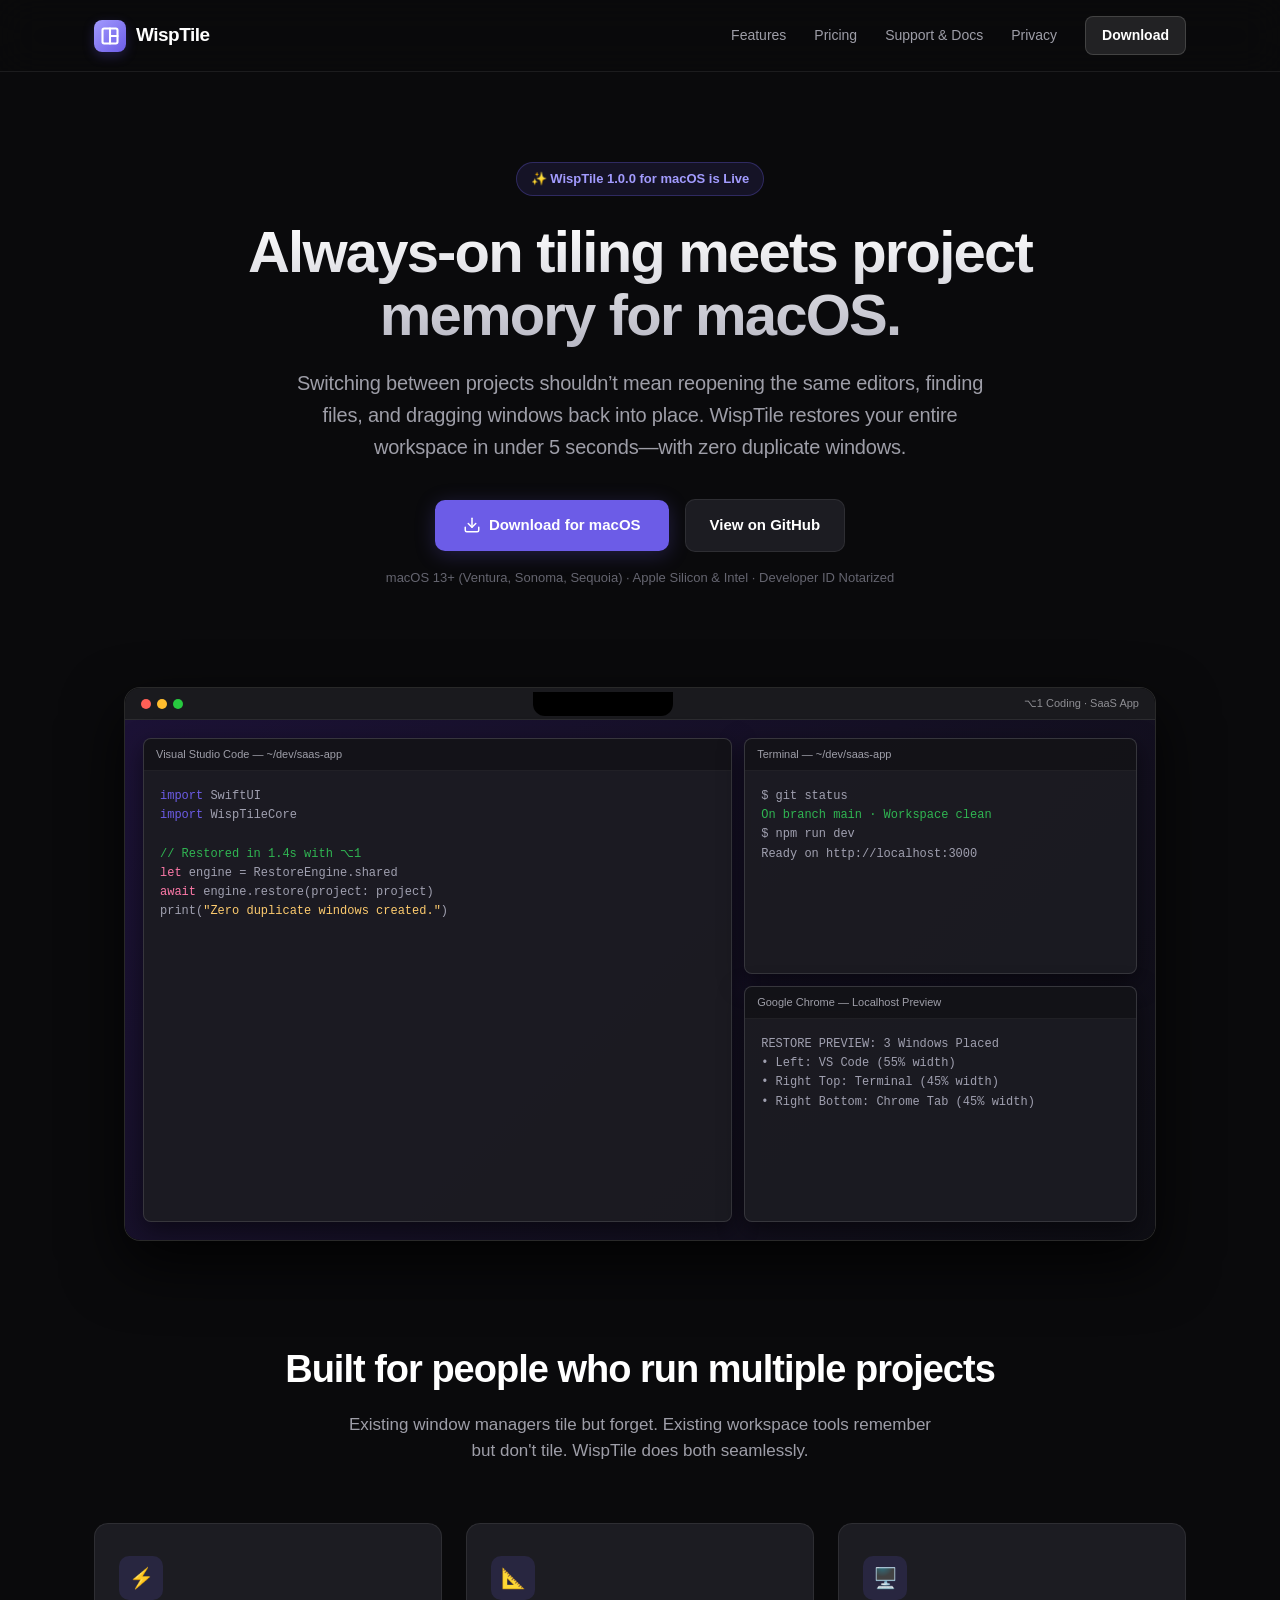
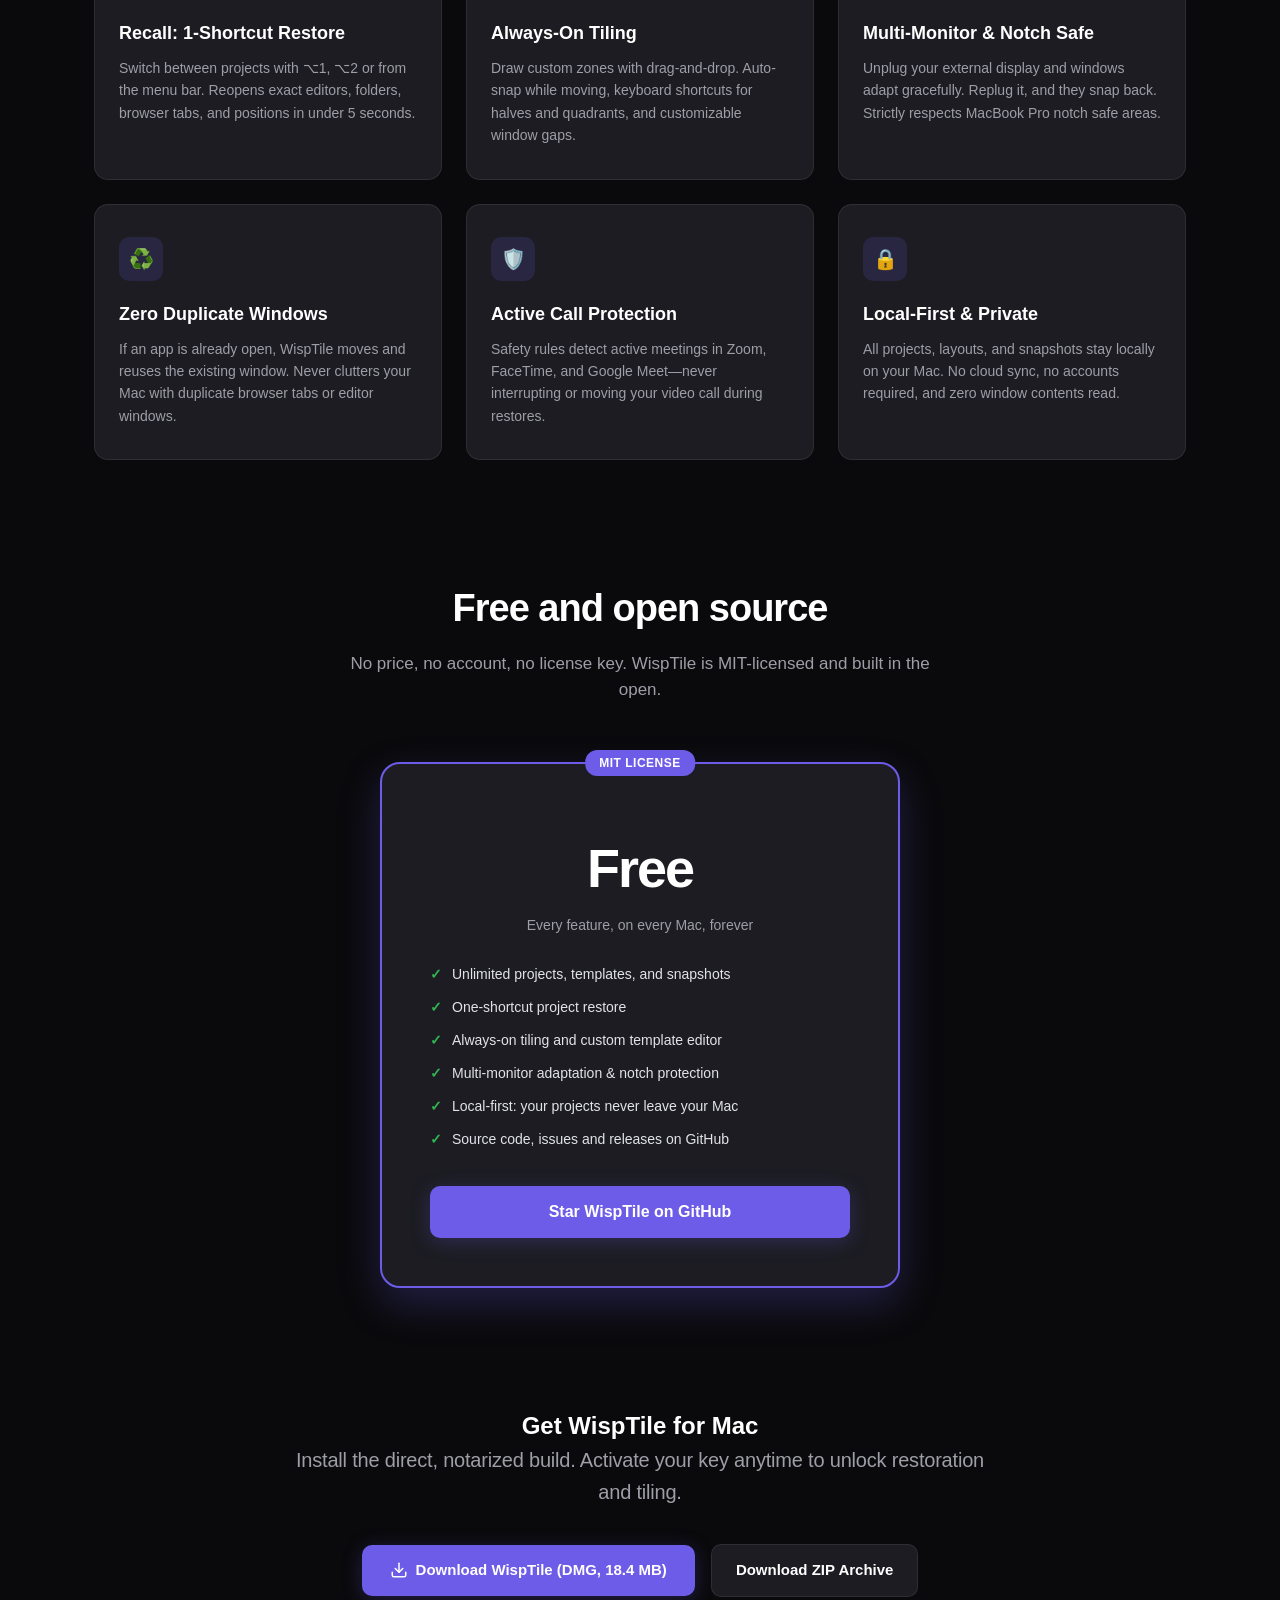
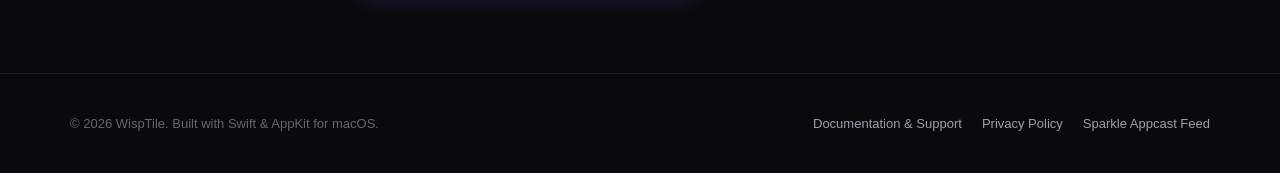
<file: website/index.html>
<!DOCTYPE html>
<html lang="en">
<head>
  <meta charset="UTF-8">
  <meta name="viewport" content="width=device-width, initial-scale=1.0">
  <title>WispTile — Always-on window tiling meets project memory for macOS</title>
  <meta name="description" content="WispTile pairs always-on window tiling with Recall: restore your apps, folders, browser tabs, and window positions per project in under 5 seconds with zero duplicates.">
  <link rel="stylesheet" href="styles.css">
  <link rel="alternate" type="application/rss+xml" title="WispTile Updates" href="updates/appcast.xml">
</head>
<body>

  <!-- Navigation -->
  <header>
    <div class="nav-container">
      <a href="#" class="brand">
        <div class="brand-icon">
          <svg width="20" height="20" viewBox="0 0 24 24" fill="none" stroke="#FFFFFF" stroke-width="2.5" stroke-linecap="round" stroke-linejoin="round">
            <rect x="3" y="3" width="18" height="18" rx="2" ry="2"/>
            <line x1="12" y1="3" x2="12" y2="21"/>
            <line x1="12" y1="12" x2="21" y2="12"/>
          </svg>
        </div>
        <span>WispTile</span>
      </a>
      <nav class="nav-links">
        <a href="#features">Features</a>
        <a href="#pricing">Pricing</a>
        <a href="support.html">Support & Docs</a>
        <a href="privacy.html">Privacy</a>
        <a href="#download" class="btn-nav">Download</a>
      </nav>
    </div>
  </header>

  <!-- Hero -->
  <section class="hero">
    <div class="badge-pill">
      <span>✨ WispTile 1.0.0 for macOS is Live</span>
    </div>
    <h1>Always-on tiling meets project memory for macOS.</h1>
    <p class="lead">
      Switching between projects shouldn’t mean reopening the same editors, finding files, and dragging windows back into place. WispTile restores your entire workspace in under 5 seconds—with zero duplicate windows.
    </p>
    <div class="hero-actions">
      <a href="#download" class="btn-primary">
        <svg width="18" height="18" viewBox="0 0 24 24" fill="none" stroke="currentColor" stroke-width="2" stroke-linecap="round" stroke-linejoin="round">
          <path d="M21 15v4a2 2 0 0 1-2 2H5a2 2 0 0 1-2-2v-4"/>
          <polyline points="7 10 12 15 17 10"/>
          <line x1="12" y1="15" x2="12" y2="3"/>
        </svg>
        Download for macOS
      </a>
      <a href="https://github.com/biswajitnk/WispTile" class="btn-secondary">View on GitHub</a>
    </div>
    <p class="platform-note">macOS 13+ (Ventura, Sonoma, Sequoia) · Apple Silicon & Intel · Developer ID Notarized</p>
  </section>

  <!-- Interactive Desktop Showcase -->
  <section class="showcase">
    <div class="mac-frame">
      <div class="mac-notch-bar">
        <div class="traffic-lights">
          <div class="traffic-light red"></div>
          <div class="traffic-light yellow"></div>
          <div class="traffic-light green"></div>
        </div>
        <div class="notch-island"></div>
        <div style="font-size: 11px; color: #8E8E93;">⌥1 Coding · SaaS App</div>
      </div>
      <div class="desktop-canvas">
        <div class="tile-window">
          <div class="tile-header">
            <span>Visual Studio Code — ~/dev/saas-app</span>
          </div>
          <div class="tile-content">
            <span style="color: #6C5CE7;">import</span> SwiftUI<br>
            <span style="color: #6C5CE7;">import</span> WispTileCore<br><br>
            <span style="color: #30B552;">// Restored in 1.4s with ⌥1</span><br>
            <span style="color: #FD79A8;">let</span> engine = RestoreEngine.shared<br>
            <span style="color: #FD79A8;">await</span> engine.restore(project: project)<br>
            print(<span style="color: #FDCB6E;">"Zero duplicate windows created."</span>)
          </div>
        </div>
        <div style="display: flex; flex-direction: column; gap: 12px;">
          <div class="tile-window" style="flex: 1;">
            <div class="tile-header">
              <span>Terminal — ~/dev/saas-app</span>
            </div>
            <div class="tile-content">
              $ git status<br>
              <span style="color: #30B552;">On branch main · Workspace clean</span><br>
              $ npm run dev<br>
              Ready on http://localhost:3000
            </div>
          </div>
          <div class="tile-window" style="flex: 1;">
            <div class="tile-header">
              <span>Google Chrome — Localhost Preview</span>
            </div>
            <div class="tile-content">
              RESTORE PREVIEW: 3 Windows Placed<br>
              • Left: VS Code (55% width)<br>
              • Right Top: Terminal (45% width)<br>
              • Right Bottom: Chrome Tab (45% width)
            </div>
          </div>
        </div>
      </div>
    </div>
  </section>

  <!-- Features Grid -->
  <section class="features-section" id="features">
    <div class="section-header">
      <h2>Built for people who run multiple projects</h2>
      <p>Existing window managers tile but forget. Existing workspace tools remember but don't tile. WispTile does both seamlessly.</p>
    </div>
    <div class="features-grid">
      <div class="feature-card">
        <div class="feature-icon">⚡️</div>
        <h3>Recall: 1-Shortcut Restore</h3>
        <p>Switch between projects with ⌥1, ⌥2 or from the menu bar. Reopens exact editors, folders, browser tabs, and positions in under 5 seconds.</p>
      </div>
      <div class="feature-card">
        <div class="feature-icon">📐</div>
        <h3>Always-On Tiling</h3>
        <p>Draw custom zones with drag-and-drop. Auto-snap while moving, keyboard shortcuts for halves and quadrants, and customizable window gaps.</p>
      </div>
      <div class="feature-card">
        <div class="feature-icon">🖥️</div>
        <h3>Multi-Monitor & Notch Safe</h3>
        <p>Unplug your external display and windows adapt gracefully. Replug it, and they snap back. Strictly respects MacBook Pro notch safe areas.</p>
      </div>
      <div class="feature-card">
        <div class="feature-icon">♻️</div>
        <h3>Zero Duplicate Windows</h3>
        <p>If an app is already open, WispTile moves and reuses the existing window. Never clutters your Mac with duplicate browser tabs or editor windows.</p>
      </div>
      <div class="feature-card">
        <div class="feature-icon">🛡️</div>
        <h3>Active Call Protection</h3>
        <p>Safety rules detect active meetings in Zoom, FaceTime, and Google Meet—never interrupting or moving your video call during restores.</p>
      </div>
      <div class="feature-card">
        <div class="feature-icon">🔒</div>
        <h3>Local-First & Private</h3>
        <p>All projects, layouts, and snapshots stay locally on your Mac. No cloud sync, no accounts required, and zero window contents read.</p>
      </div>
    </div>
  </section>

  <!-- Free and open source -->
  <section class="pricing-section" id="pricing">
    <div class="section-header">
      <h2>Free and open source</h2>
      <p>No price, no account, no license key. WispTile is MIT-licensed and built in the open.</p>
    </div>
    <div class="pricing-card">
      <div class="pricing-badge">MIT License</div>
      <div class="price-val">Free</div>
      <div class="price-sub">Every feature, on every Mac, forever</div>
      <ul class="benefits-list">
        <li><span class="check-icon">✓</span> Unlimited projects, templates, and snapshots</li>
        <li><span class="check-icon">✓</span> One-shortcut project restore</li>
        <li><span class="check-icon">✓</span> Always-on tiling and custom template editor</li>
        <li><span class="check-icon">✓</span> Multi-monitor adaptation &amp; notch protection</li>
        <li><span class="check-icon">✓</span> Local-first: your projects never leave your Mac</li>
        <li><span class="check-icon">✓</span> Source code, issues and releases on GitHub</li>
      </ul>
      <a href="https://github.com/biswajitnk/WispTile" class="btn-primary" style="width: 100%; justify-content: center; font-size: 16px;">
        Star WispTile on GitHub
      </a>
    </div>
  </section>

  <!-- Direct Download -->
  <section class="hero" id="download" style="padding-top: 0;">
    <h2>Get WispTile for Mac</h2>
    <p class="lead">Install the direct, notarized build. Activate your key anytime to unlock restoration and tiling.</p>
    <div class="hero-actions">
      <a href="https://github.com/biswajitnk/WispTile/releases/latest" class="btn-primary">
        <svg width="18" height="18" viewBox="0 0 24 24" fill="none" stroke="currentColor" stroke-width="2" stroke-linecap="round" stroke-linejoin="round">
          <path d="M21 15v4a2 2 0 0 1-2 2H5a2 2 0 0 1-2-2v-4"/>
          <polyline points="7 10 12 15 17 10"/>
          <line x1="12" y1="15" x2="12" y2="3"/>
        </svg>
        Download WispTile (DMG, 18.4 MB)
      </a>
      <a href="https://github.com/biswajitnk/WispTile/releases/latest" class="btn-secondary">Download ZIP Archive</a>
    </div>
  </section>

  <!-- Footer -->
  <footer>
    <div class="footer-container">
      <div>© 2026 WispTile. Built with Swift &amp; AppKit for macOS.</div>
      <div class="footer-links">
        <a href="support.html">Documentation &amp; Support</a>
        <a href="privacy.html">Privacy Policy</a>
        <a href="updates/appcast.xml">Sparkle Appcast Feed</a>
      </div>
    </div>
  </footer>

</body>
</html>
</file>
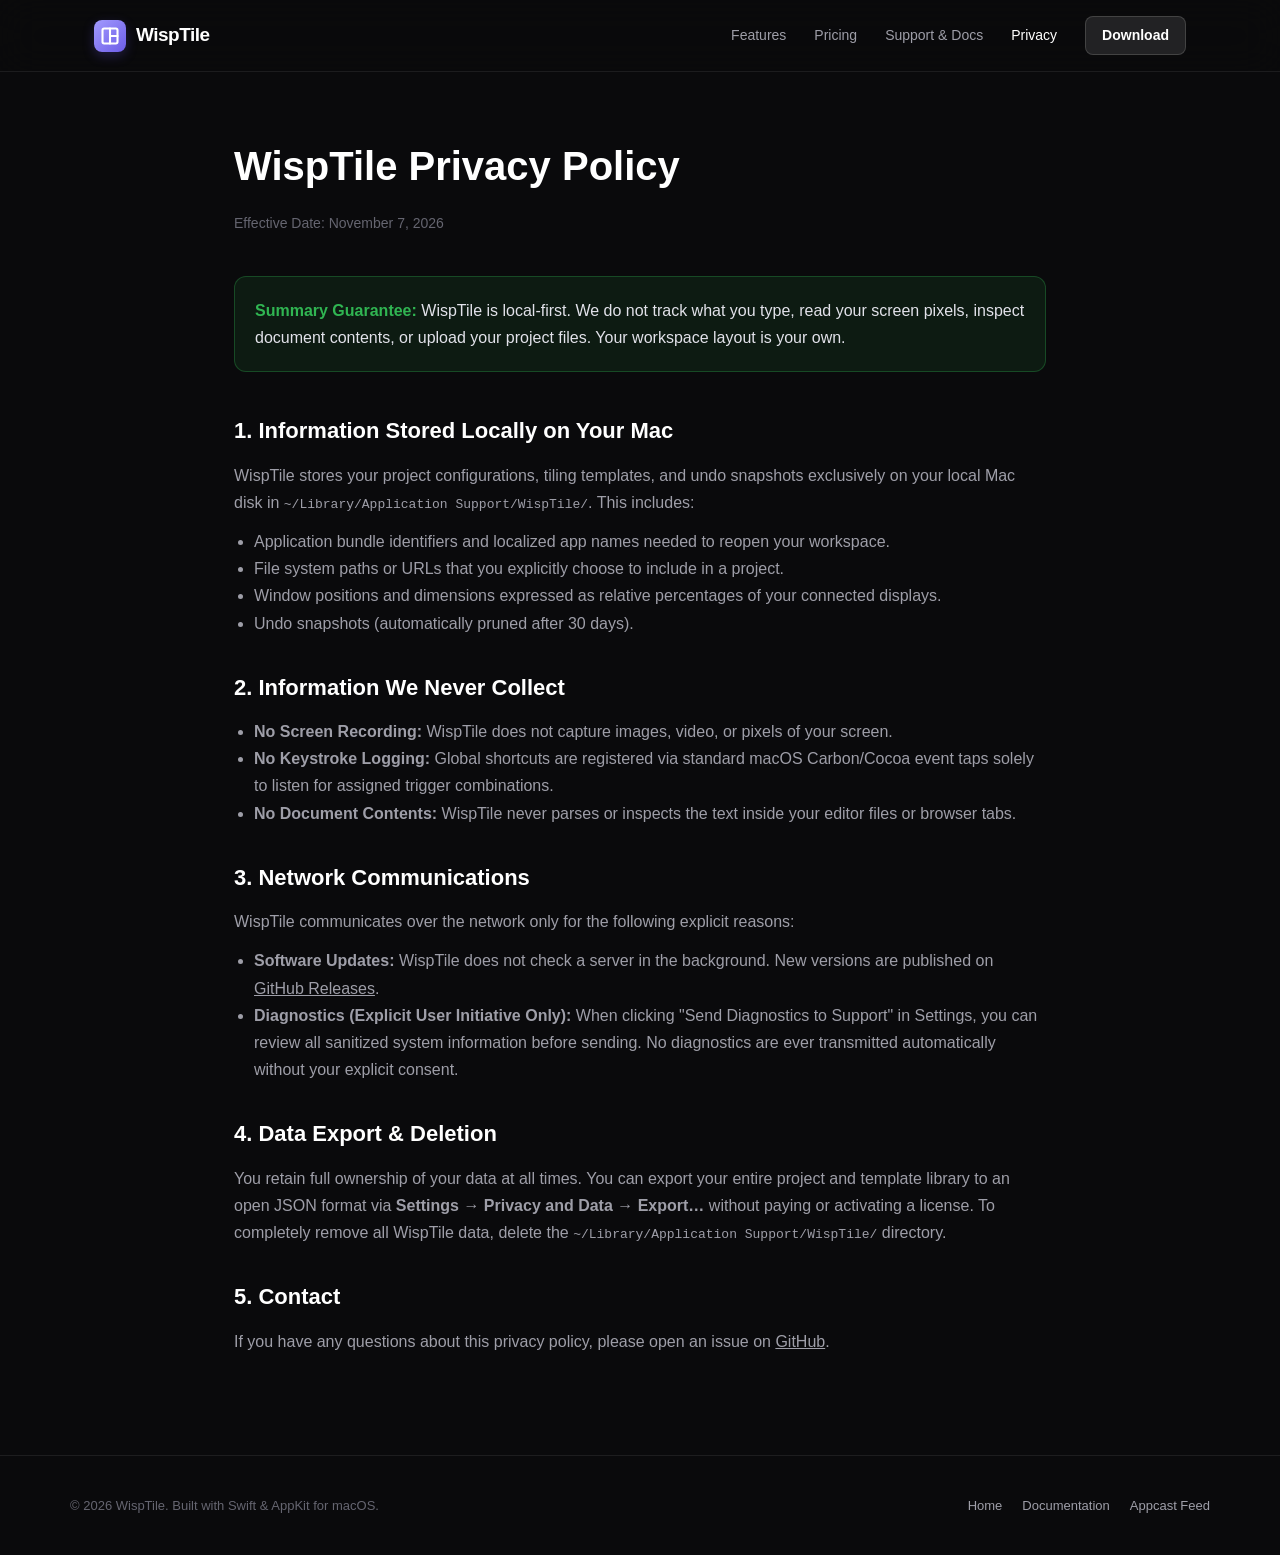
<file: website/privacy.html>
<!DOCTYPE html>
<html lang="en">
<head>
  <meta charset="UTF-8">
  <meta name="viewport" content="width=device-width, initial-scale=1.0">
  <title>Privacy Policy — WispTile</title>
  <link rel="stylesheet" href="styles.css">
</head>
<body>

  <header>
    <div class="nav-container">
      <a href="index.html" class="brand">
        <div class="brand-icon">
          <svg width="20" height="20" viewBox="0 0 24 24" fill="none" stroke="#FFFFFF" stroke-width="2.5" stroke-linecap="round" stroke-linejoin="round">
            <rect x="3" y="3" width="18" height="18" rx="2" ry="2"/>
            <line x1="12" y1="3" x2="12" y2="21"/>
            <line x1="12" y1="12" x2="21" y2="12"/>
          </svg>
        </div>
        <span>WispTile</span>
      </a>
      <nav class="nav-links">
        <a href="index.html#features">Features</a>
        <a href="index.html#pricing">Pricing</a>
        <a href="support.html">Support & Docs</a>
        <a href="privacy.html" style="color: #fff;">Privacy</a>
        <a href="index.html#download" class="btn-nav">Download</a>
      </nav>
    </div>
  </header>

  <main style="max-width: 860px; margin: 60px auto 100px; padding: 0 24px; line-height: 1.7; color: var(--text-secondary);">
    <h1 style="font-size: 40px; font-weight: 800; color: #FFFFFF; margin-bottom: 12px;">WispTile Privacy Policy</h1>
    <p style="color: var(--text-muted); font-size: 14px; margin-bottom: 40px;">Effective Date: November 7, 2026</p>

    <div style="background: rgba(48, 181, 82, 0.1); border: 1px solid rgba(48, 181, 82, 0.3); border-radius: 12px; padding: 20px; margin-bottom: 40px; color: #E2E2EA;">
      <strong style="color: #30B552;">Summary Guarantee:</strong> WispTile is local-first. We do not track what you type, read your screen pixels, inspect document contents, or upload your project files. Your workspace layout is your own.
    </div>

    <h2 style="font-size: 22px; font-weight: 700; color: #FFFFFF; margin: 32px 0 12px;">1. Information Stored Locally on Your Mac</h2>
    <p>
      WispTile stores your project configurations, tiling templates, and undo snapshots exclusively on your local Mac disk in <code>~/Library/Application Support/WispTile/</code>. This includes:
    </p>
    <ul style="padding-left: 20px; margin: 12px 0;">
      <li>Application bundle identifiers and localized app names needed to reopen your workspace.</li>
      <li>File system paths or URLs that you explicitly choose to include in a project.</li>
      <li>Window positions and dimensions expressed as relative percentages of your connected displays.</li>
      <li>Undo snapshots (automatically pruned after 30 days).</li>
    </ul>

    <h2 style="font-size: 22px; font-weight: 700; color: #FFFFFF; margin: 32px 0 12px;">2. Information We Never Collect</h2>
    <ul style="padding-left: 20px; margin: 12px 0;">
      <li><strong>No Screen Recording:</strong> WispTile does not capture images, video, or pixels of your screen.</li>
      <li><strong>No Keystroke Logging:</strong> Global shortcuts are registered via standard macOS Carbon/Cocoa event taps solely to listen for assigned trigger combinations.</li>
      <li><strong>No Document Contents:</strong> WispTile never parses or inspects the text inside your editor files or browser tabs.</li>
    </ul>

    <h2 style="font-size: 22px; font-weight: 700; color: #FFFFFF; margin: 32px 0 12px;">3. Network Communications</h2>
    <p>WispTile communicates over the network only for the following explicit reasons:</p>
    <ul style="padding-left: 20px; margin: 12px 0;">
      <li><strong>Software Updates:</strong> WispTile does not check a server in the background. New versions are published on <a href="https://github.com/biswajitnk/WispTile/releases" style="color: inherit;">GitHub Releases</a>.</li>
      <li><strong>Diagnostics (Explicit User Initiative Only):</strong> When clicking "Send Diagnostics to Support" in Settings, you can review all sanitized system information before sending. No diagnostics are ever transmitted automatically without your explicit consent.</li>
    </ul>

    <h2 style="font-size: 22px; font-weight: 700; color: #FFFFFF; margin: 32px 0 12px;">4. Data Export & Deletion</h2>
    <p>
      You retain full ownership of your data at all times. You can export your entire project and template library to an open JSON format via <strong>Settings → Privacy and Data → Export…</strong> without paying or activating a license. To completely remove all WispTile data, delete the <code>~/Library/Application Support/WispTile/</code> directory.
    </p>

    <h2 style="font-size: 22px; font-weight: 700; color: #FFFFFF; margin: 32px 0 12px;">5. Contact</h2>
    <p>If you have any questions about this privacy policy, please open an issue on <a href="https://github.com/biswajitnk/WispTile/issues" style="color: inherit;">GitHub</a>.</p>
  </main>

  <footer>
    <div class="footer-container">
      <div>© 2026 WispTile. Built with Swift &amp; AppKit for macOS.</div>
      <div class="footer-links">
        <a href="index.html">Home</a>
        <a href="support.html">Documentation</a>
        <a href="updates/appcast.xml">Appcast Feed</a>
      </div>
    </div>
  </footer>

</body>
</html>
</file>
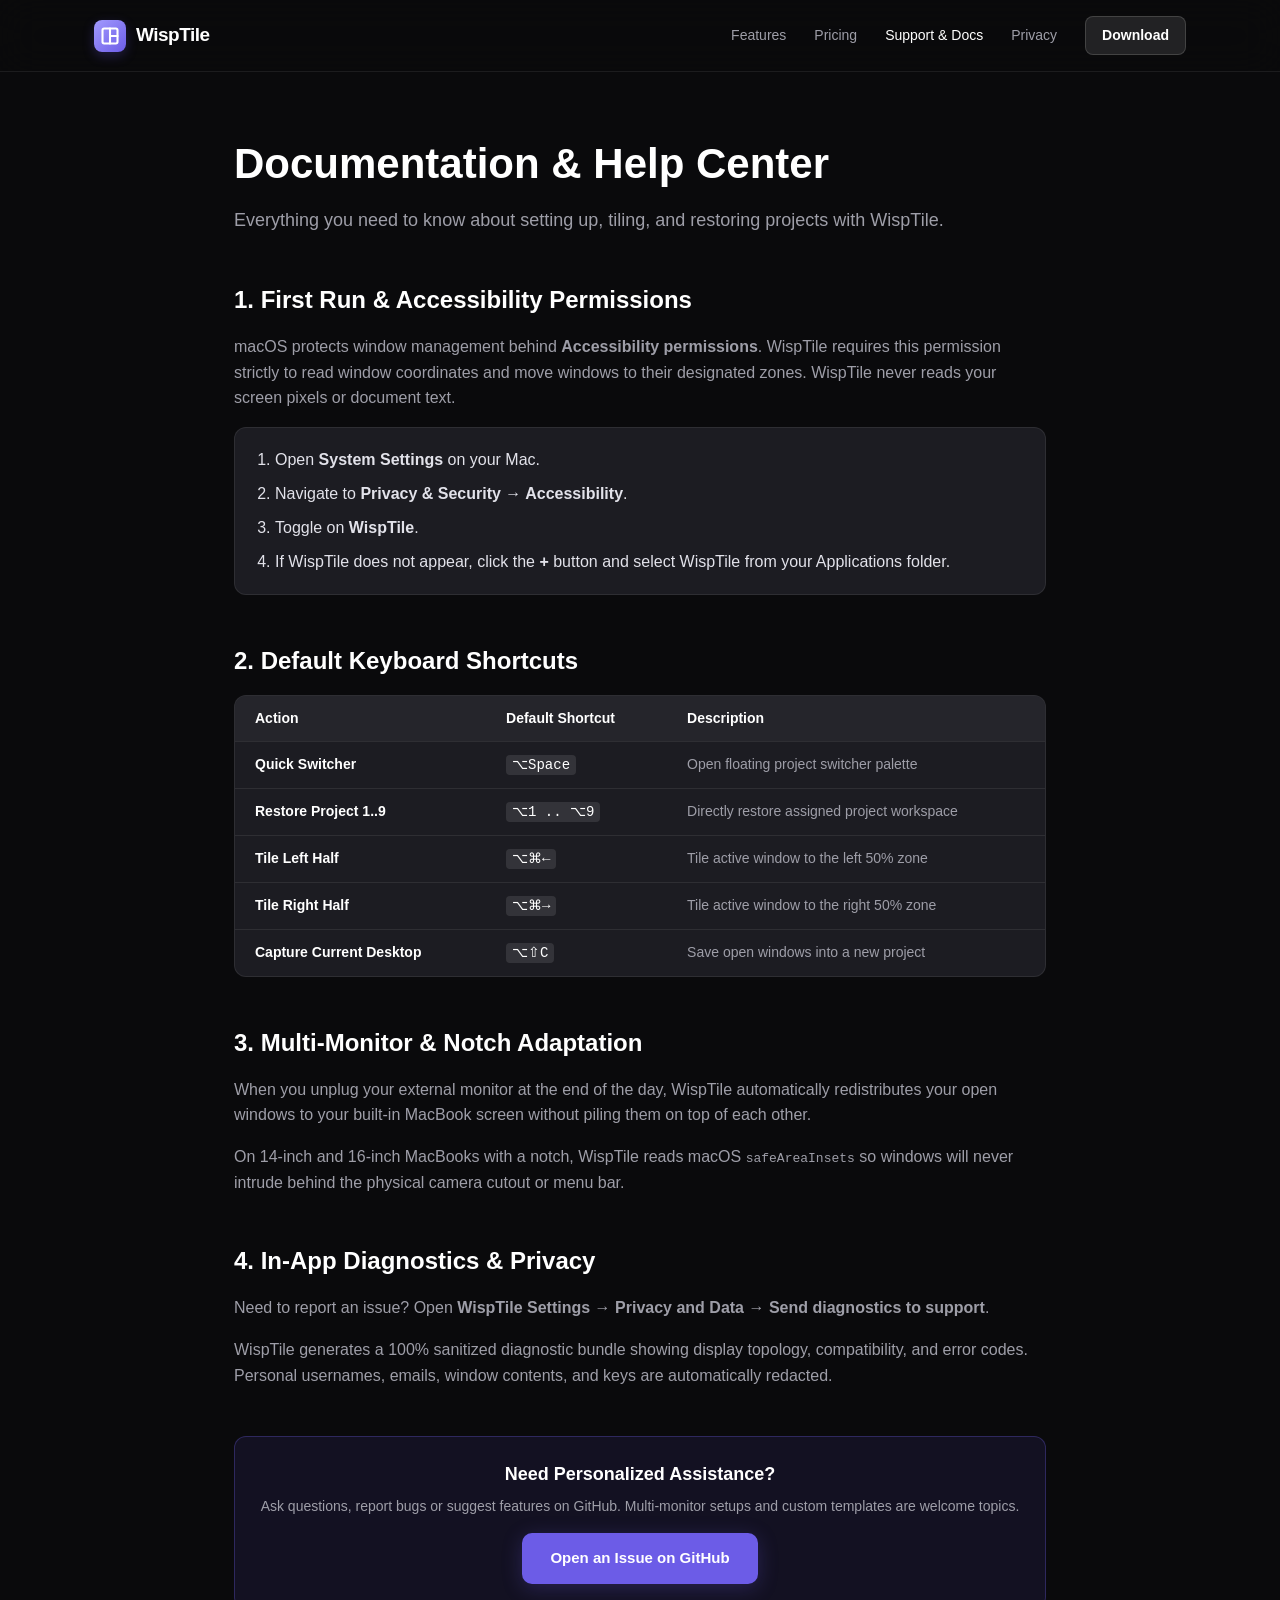
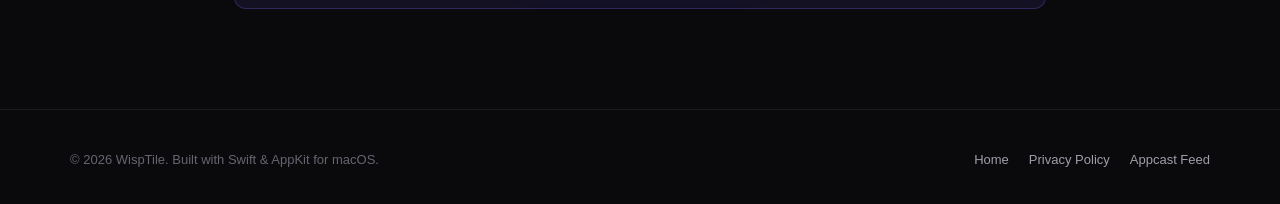
<file: website/support.html>
<!DOCTYPE html>
<html lang="en">
<head>
  <meta charset="UTF-8">
  <meta name="viewport" content="width=device-width, initial-scale=1.0">
  <title>Documentation & Support — WispTile</title>
  <link rel="stylesheet" href="styles.css">
</head>
<body>

  <header>
    <div class="nav-container">
      <a href="index.html" class="brand">
        <div class="brand-icon">
          <svg width="20" height="20" viewBox="0 0 24 24" fill="none" stroke="#FFFFFF" stroke-width="2.5" stroke-linecap="round" stroke-linejoin="round">
            <rect x="3" y="3" width="18" height="18" rx="2" ry="2"/>
            <line x1="12" y1="3" x2="12" y2="21"/>
            <line x1="12" y1="12" x2="21" y2="12"/>
          </svg>
        </div>
        <span>WispTile</span>
      </a>
      <nav class="nav-links">
        <a href="index.html#features">Features</a>
        <a href="index.html#pricing">Pricing</a>
        <a href="support.html" style="color: #fff;">Support & Docs</a>
        <a href="privacy.html">Privacy</a>
        <a href="index.html#download" class="btn-nav">Download</a>
      </nav>
    </div>
  </header>

  <main style="max-width: 860px; margin: 60px auto 100px; padding: 0 24px;">
    <h1 style="font-size: 42px; font-weight: 800; margin-bottom: 12px;">Documentation & Help Center</h1>
    <p style="color: var(--text-secondary); font-size: 18px; margin-bottom: 48px;">Everything you need to know about setting up, tiling, and restoring projects with WispTile.</p>

    <!-- Section 1: First Run & Permissions -->
    <section style="margin-bottom: 48px;">
      <h2 style="font-size: 24px; font-weight: 700; margin-bottom: 16px;">1. First Run & Accessibility Permissions</h2>
      <p style="color: var(--text-secondary); margin-bottom: 16px; line-height: 1.6;">
        macOS protects window management behind <strong>Accessibility permissions</strong>. WispTile requires this permission strictly to read window coordinates and move windows to their designated zones. WispTile never reads your screen pixels or document text.
      </p>
      <div style="background: var(--bg-card); border: 1px solid var(--bg-card-border); border-radius: 12px; padding: 20px;">
        <ol style="padding-left: 20px; color: #E2E2EA; display: flex; flex-direction: column; gap: 10px;">
          <li>Open <strong>System Settings</strong> on your Mac.</li>
          <li>Navigate to <strong>Privacy & Security → Accessibility</strong>.</li>
          <li>Toggle on <strong>WispTile</strong>.</li>
          <li>If WispTile does not appear, click the <strong>+</strong> button and select WispTile from your Applications folder.</li>
        </ol>
      </div>
    </section>

    <!-- Section 2: Shortcuts -->
    <section style="margin-bottom: 48px;">
      <h2 style="font-size: 24px; font-weight: 700; margin-bottom: 16px;">2. Default Keyboard Shortcuts</h2>
      <div style="background: var(--bg-card); border: 1px solid var(--bg-card-border); border-radius: 12px; overflow: hidden;">
        <table style="width: 100%; border-collapse: collapse; text-align: left; font-size: 14px;">
          <thead style="background: rgba(255, 255, 255, 0.04); border-bottom: 1px solid var(--bg-card-border);">
            <tr>
              <th style="padding: 12px 20px;">Action</th>
              <th style="padding: 12px 20px;">Default Shortcut</th>
              <th style="padding: 12px 20px;">Description</th>
            </tr>
          </thead>
          <tbody>
            <tr style="border-bottom: 1px solid var(--bg-card-border);">
              <td style="padding: 12px 20px; font-weight: 600;">Quick Switcher</td>
              <td style="padding: 12px 20px;"><code style="background: rgba(255,255,255,0.1); padding: 2px 6px; border-radius: 4px;">⌥Space</code></td>
              <td style="padding: 12px 20px; color: var(--text-secondary);">Open floating project switcher palette</td>
            </tr>
            <tr style="border-bottom: 1px solid var(--bg-card-border);">
              <td style="padding: 12px 20px; font-weight: 600;">Restore Project 1..9</td>
              <td style="padding: 12px 20px;"><code style="background: rgba(255,255,255,0.1); padding: 2px 6px; border-radius: 4px;">⌥1 .. ⌥9</code></td>
              <td style="padding: 12px 20px; color: var(--text-secondary);">Directly restore assigned project workspace</td>
            </tr>
            <tr style="border-bottom: 1px solid var(--bg-card-border);">
              <td style="padding: 12px 20px; font-weight: 600;">Tile Left Half</td>
              <td style="padding: 12px 20px;"><code style="background: rgba(255,255,255,0.1); padding: 2px 6px; border-radius: 4px;">⌥⌘←</code></td>
              <td style="padding: 12px 20px; color: var(--text-secondary);">Tile active window to the left 50% zone</td>
            </tr>
            <tr style="border-bottom: 1px solid var(--bg-card-border);">
              <td style="padding: 12px 20px; font-weight: 600;">Tile Right Half</td>
              <td style="padding: 12px 20px;"><code style="background: rgba(255,255,255,0.1); padding: 2px 6px; border-radius: 4px;">⌥⌘→</code></td>
              <td style="padding: 12px 20px; color: var(--text-secondary);">Tile active window to the right 50% zone</td>
            </tr>
            <tr>
              <td style="padding: 12px 20px; font-weight: 600;">Capture Current Desktop</td>
              <td style="padding: 12px 20px;"><code style="background: rgba(255,255,255,0.1); padding: 2px 6px; border-radius: 4px;">⌥⇧C</code></td>
              <td style="padding: 12px 20px; color: var(--text-secondary);">Save open windows into a new project</td>
            </tr>
          </tbody>
        </table>
      </div>
    </section>

    <!-- Section 3: Multi-Monitor & Notch -->
    <section style="margin-bottom: 48px;">
      <h2 style="font-size: 24px; font-weight: 700; margin-bottom: 16px;">3. Multi-Monitor & Notch Adaptation</h2>
      <p style="color: var(--text-secondary); line-height: 1.6; margin-bottom: 16px;">
        When you unplug your external monitor at the end of the day, WispTile automatically redistributes your open windows to your built-in MacBook screen without piling them on top of each other.
      </p>
      <p style="color: var(--text-secondary); line-height: 1.6;">
        On 14-inch and 16-inch MacBooks with a notch, WispTile reads macOS <code>safeAreaInsets</code> so windows will never intrude behind the physical camera cutout or menu bar.
      </p>
    </section>

    <!-- Section 4: Diagnostics & Support -->
    <section style="margin-bottom: 48px;">
      <h2 style="font-size: 24px; font-weight: 700; margin-bottom: 16px;">4. In-App Diagnostics & Privacy</h2>
      <p style="color: var(--text-secondary); line-height: 1.6; margin-bottom: 16px;">
        Need to report an issue? Open <strong>WispTile Settings → Privacy and Data → Send diagnostics to support</strong>.
      </p>
      <p style="color: var(--text-secondary); line-height: 1.6;">
        WispTile generates a 100% sanitized diagnostic bundle showing display topology, compatibility, and error codes. Personal usernames, emails, window contents, and keys are automatically redacted.
      </p>
    </section>

    <!-- Section 5: Email Support -->
    <section>
      <div style="background: rgba(108, 92, 231, 0.1); border: 1px solid rgba(108, 92, 231, 0.3); border-radius: 12px; padding: 24px; text-align: center;">
        <h3 style="font-size: 18px; font-weight: 700; margin-bottom: 8px;">Need Personalized Assistance?</h3>
        <p style="color: var(--text-secondary); font-size: 14px; margin-bottom: 16px;">Ask questions, report bugs or suggest features on GitHub. Multi-monitor setups and custom templates are welcome topics.</p>
        <a href="https://github.com/biswajitnk/WispTile/issues" class="btn-primary" style="display: inline-flex;">Open an Issue on GitHub</a>
      </div>
    </section>
  </main>

  <footer>
    <div class="footer-container">
      <div>© 2026 WispTile. Built with Swift &amp; AppKit for macOS.</div>
      <div class="footer-links">
        <a href="index.html">Home</a>
        <a href="privacy.html">Privacy Policy</a>
        <a href="updates/appcast.xml">Appcast Feed</a>
      </div>
    </div>
  </footer>

</body>
</html>
</file>
<file: website/styles.css>
:root {
  --bg-primary: #0A0A0C;
  --bg-secondary: #141418;
  --bg-card: #1C1C22;
  --bg-card-border: rgba(255, 255, 255, 0.08);
  --text-primary: #FFFFFF;
  --text-secondary: #9E9EA8;
  --text-muted: #656570;
  --accent: #6C5CE7;
  --accent-light: #A29BFE;
  --accent-glow: rgba(108, 92, 231, 0.25);
  --success: #30B552;
  --font-sans: -apple-system, BlinkMacSystemFont, 'SF Pro Display', 'SF Pro Text', 'Helvetica Neue', sans-serif;
  --font-mono: 'SF Mono', Menlo, Monaco, Consolas, monospace;
}

* {
  margin: 0;
  padding: 0;
  box-sizing: border-box;
}

body {
  background-color: var(--bg-primary);
  color: var(--text-primary);
  font-family: var(--font-sans);
  line-height: 1.5;
  -webkit-font-smoothing: antialiased;
}

/* Header & Nav */
header {
  position: sticky;
  top: 0;
  z-index: 100;
  background: rgba(10, 10, 12, 0.8);
  backdrop-filter: blur(20px);
  -webkit-backdrop-filter: blur(20px);
  border-bottom: 1px solid var(--bg-card-border);
}

.nav-container {
  max-width: 1140px;
  margin: 0 auto;
  padding: 16px 24px;
  display: flex;
  align-items: center;
  justify-content: space-between;
}

.brand {
  display: flex;
  align-items: center;
  gap: 10px;
  text-decoration: none;
  color: var(--text-primary);
  font-weight: 700;
  font-size: 19px;
  letter-spacing: -0.5px;
}

.brand-icon {
  width: 32px;
  height: 32px;
  border-radius: 8px;
  background: linear-gradient(135deg, var(--accent-light), var(--accent));
  display: flex;
  align-items: center;
  justify-content: center;
  box-shadow: 0 4px 12px var(--accent-glow);
}

.nav-links {
  display: flex;
  align-items: center;
  gap: 28px;
}

.nav-links a {
  color: var(--text-secondary);
  text-decoration: none;
  font-size: 14px;
  font-weight: 500;
  transition: color 0.2s;
}

.nav-links a:hover {
  color: var(--text-primary);
}

.btn-nav {
  padding: 8px 16px;
  border-radius: 8px;
  background: rgba(255, 255, 255, 0.1);
  color: #fff !important;
  font-weight: 600 !important;
  border: 1px solid rgba(255, 255, 255, 0.15);
  transition: all 0.2s;
}

.btn-nav:hover {
  background: rgba(255, 255, 255, 0.18);
}

/* Hero Section */
.hero {
  padding: 90px 24px 60px;
  text-align: center;
  max-width: 980px;
  margin: 0 auto;
}

.badge-pill {
  display: inline-flex;
  align-items: center;
  gap: 8px;
  padding: 6px 14px;
  background: rgba(108, 92, 231, 0.12);
  border: 1px solid rgba(108, 92, 231, 0.3);
  border-radius: 20px;
  font-size: 13px;
  color: var(--accent-light);
  font-weight: 600;
  margin-bottom: 24px;
}

.hero h1 {
  font-size: 58px;
  line-height: 1.1;
  font-weight: 800;
  letter-spacing: -1.8px;
  margin-bottom: 20px;
  background: linear-gradient(180deg, #FFFFFF 0%, #B8B8C4 100%);
  -webkit-background-clip: text;
  -webkit-text-fill-color: transparent;
}

.hero p.lead {
  font-size: 20px;
  color: var(--text-secondary);
  line-height: 1.6;
  max-width: 720px;
  margin: 0 auto 36px;
  letter-spacing: -0.2px;
}

.hero-actions {
  display: flex;
  align-items: center;
  justify-content: center;
  gap: 16px;
  margin-bottom: 16px;
}

.btn-primary {
  padding: 14px 28px;
  background: var(--accent);
  color: #FFFFFF;
  border-radius: 10px;
  text-decoration: none;
  font-size: 15px;
  font-weight: 600;
  box-shadow: 0 4px 20px var(--accent-glow);
  display: inline-flex;
  align-items: center;
  gap: 8px;
  transition: all 0.2s;
}

.btn-primary:hover {
  background: #5A48DE;
  transform: translateY(-1px);
}

.btn-secondary {
  padding: 14px 24px;
  background: var(--bg-card);
  border: 1px solid var(--bg-card-border);
  color: #FFFFFF;
  border-radius: 10px;
  text-decoration: none;
  font-size: 15px;
  font-weight: 600;
  transition: all 0.2s;
}

.btn-secondary:hover {
  background: #24242C;
}

.platform-note {
  font-size: 13px;
  color: var(--text-muted);
}

/* Interactive Demo Showcase */
.showcase {
  max-width: 1080px;
  margin: 40px auto 100px;
  padding: 0 24px;
}

.mac-frame {
  background: #000;
  border-radius: 16px;
  border: 1px solid rgba(255, 255, 255, 0.16);
  box-shadow: 0 24px 60px rgba(0, 0, 0, 0.8);
  overflow: hidden;
}

.mac-notch-bar {
  background: #1A1A1E;
  height: 32px;
  display: flex;
  align-items: center;
  justify-content: space-between;
  padding: 0 16px;
  border-bottom: 1px solid rgba(255, 255, 255, 0.08);
}

.notch-island {
  width: 140px;
  height: 24px;
  background: #000;
  border-bottom-left-radius: 12px;
  border-bottom-right-radius: 12px;
}

.desktop-canvas {
  height: 520px;
  background: linear-gradient(135deg, #1C1236 0%, #0E0E14 100%);
  position: relative;
  padding: 18px;
  display: grid;
  grid-template-columns: 1.2fr 0.8fr;
  gap: 12px;
}

.tile-window {
  background: rgba(28, 28, 34, 0.95);
  border: 1px solid rgba(255, 255, 255, 0.12);
  border-radius: 8px;
  display: flex;
  flex-direction: column;
  overflow: hidden;
  box-shadow: 0 8px 24px rgba(0, 0, 0, 0.5);
}

.tile-header {
  height: 32px;
  background: rgba(0, 0, 0, 0.3);
  padding: 0 12px;
  display: flex;
  align-items: center;
  gap: 8px;
  font-size: 11px;
  color: var(--text-secondary);
  border-bottom: 1px solid rgba(255, 255, 255, 0.06);
}

.traffic-lights {
  display: flex;
  gap: 6px;
}

.traffic-light {
  width: 10px;
  height: 10px;
  border-radius: 5px;
}

.red { background: #FF5F56; }
.yellow { background: #FFBD2E; }
.green { background: #27C93F; }

.tile-content {
  flex: 1;
  padding: 16px;
  font-family: var(--font-mono);
  font-size: 12px;
  color: #A0A0B0;
  line-height: 1.6;
}

/* Features Grid */
.features-section {
  max-width: 1140px;
  margin: 0 auto 120px;
  padding: 0 24px;
}

.section-header {
  text-align: center;
  margin-bottom: 60px;
}

.section-header h2 {
  font-size: 38px;
  font-weight: 700;
  letter-spacing: -1px;
  margin-bottom: 14px;
}

.section-header p {
  color: var(--text-secondary);
  font-size: 17px;
  max-width: 600px;
  margin: 0 auto;
}

.features-grid {
  display: grid;
  grid-template-columns: repeat(3, 1fr);
  gap: 24px;
}

.feature-card {
  background: var(--bg-card);
  border: 1px solid var(--bg-card-border);
  border-radius: 14px;
  padding: 32px 24px;
  transition: border-color 0.2s;
}

.feature-card:hover {
  border-color: rgba(255, 255, 255, 0.2);
}

.feature-icon {
  width: 44px;
  height: 44px;
  border-radius: 10px;
  background: rgba(108, 92, 231, 0.15);
  color: var(--accent-light);
  display: flex;
  align-items: center;
  justify-content: center;
  font-size: 20px;
  margin-bottom: 20px;
}

.feature-card h3 {
  font-size: 18px;
  font-weight: 600;
  margin-bottom: 10px;
}

.feature-card p {
  color: var(--text-secondary);
  font-size: 14px;
  line-height: 1.6;
}

/* Pricing Section */
.pricing-section {
  max-width: 900px;
  margin: 0 auto 120px;
  padding: 0 24px;
  text-align: center;
}

.pricing-card {
  background: var(--bg-card);
  border: 2px solid var(--accent);
  border-radius: 20px;
  padding: 48px;
  position: relative;
  box-shadow: 0 16px 40px var(--accent-glow);
  max-width: 520px;
  margin: 0 auto;
}

.pricing-badge {
  position: absolute;
  top: -14px;
  left: 50%;
  transform: translateX(-50%);
  background: var(--accent);
  color: #fff;
  padding: 4px 14px;
  border-radius: 12px;
  font-size: 12px;
  font-weight: 700;
  text-transform: uppercase;
  letter-spacing: 0.5px;
}

.price-val {
  font-size: 54px;
  font-weight: 800;
  letter-spacing: -2px;
  margin: 16px 0 6px;
}

.price-sub {
  color: var(--text-secondary);
  font-size: 14px;
  margin-bottom: 28px;
}

.benefits-list {
  list-style: none;
  text-align: left;
  margin-bottom: 36px;
  display: flex;
  flex-direction: column;
  gap: 12px;
}

.benefits-list li {
  display: flex;
  align-items: center;
  gap: 10px;
  font-size: 14px;
  color: #E2E2EA;
}

.check-icon {
  color: var(--success);
  font-weight: bold;
}

/* Footer */
footer {
  border-top: 1px solid var(--bg-card-border);
  padding: 40px 24px;
  color: var(--text-muted);
  font-size: 13px;
}

.footer-container {
  max-width: 1140px;
  margin: 0 auto;
  display: flex;
  align-items: center;
  justify-content: space-between;
}

.footer-links {
  display: flex;
  gap: 20px;
}

.footer-links a {
  color: var(--text-secondary);
  text-decoration: none;
}

.footer-links a:hover {
  color: var(--text-primary);
}

@media (max-width: 768px) {
  .hero h1 { font-size: 40px; }
  .features-grid { grid-template-columns: 1fr; }
  .desktop-canvas { grid-template-columns: 1fr; height: auto; }
}
</file>
